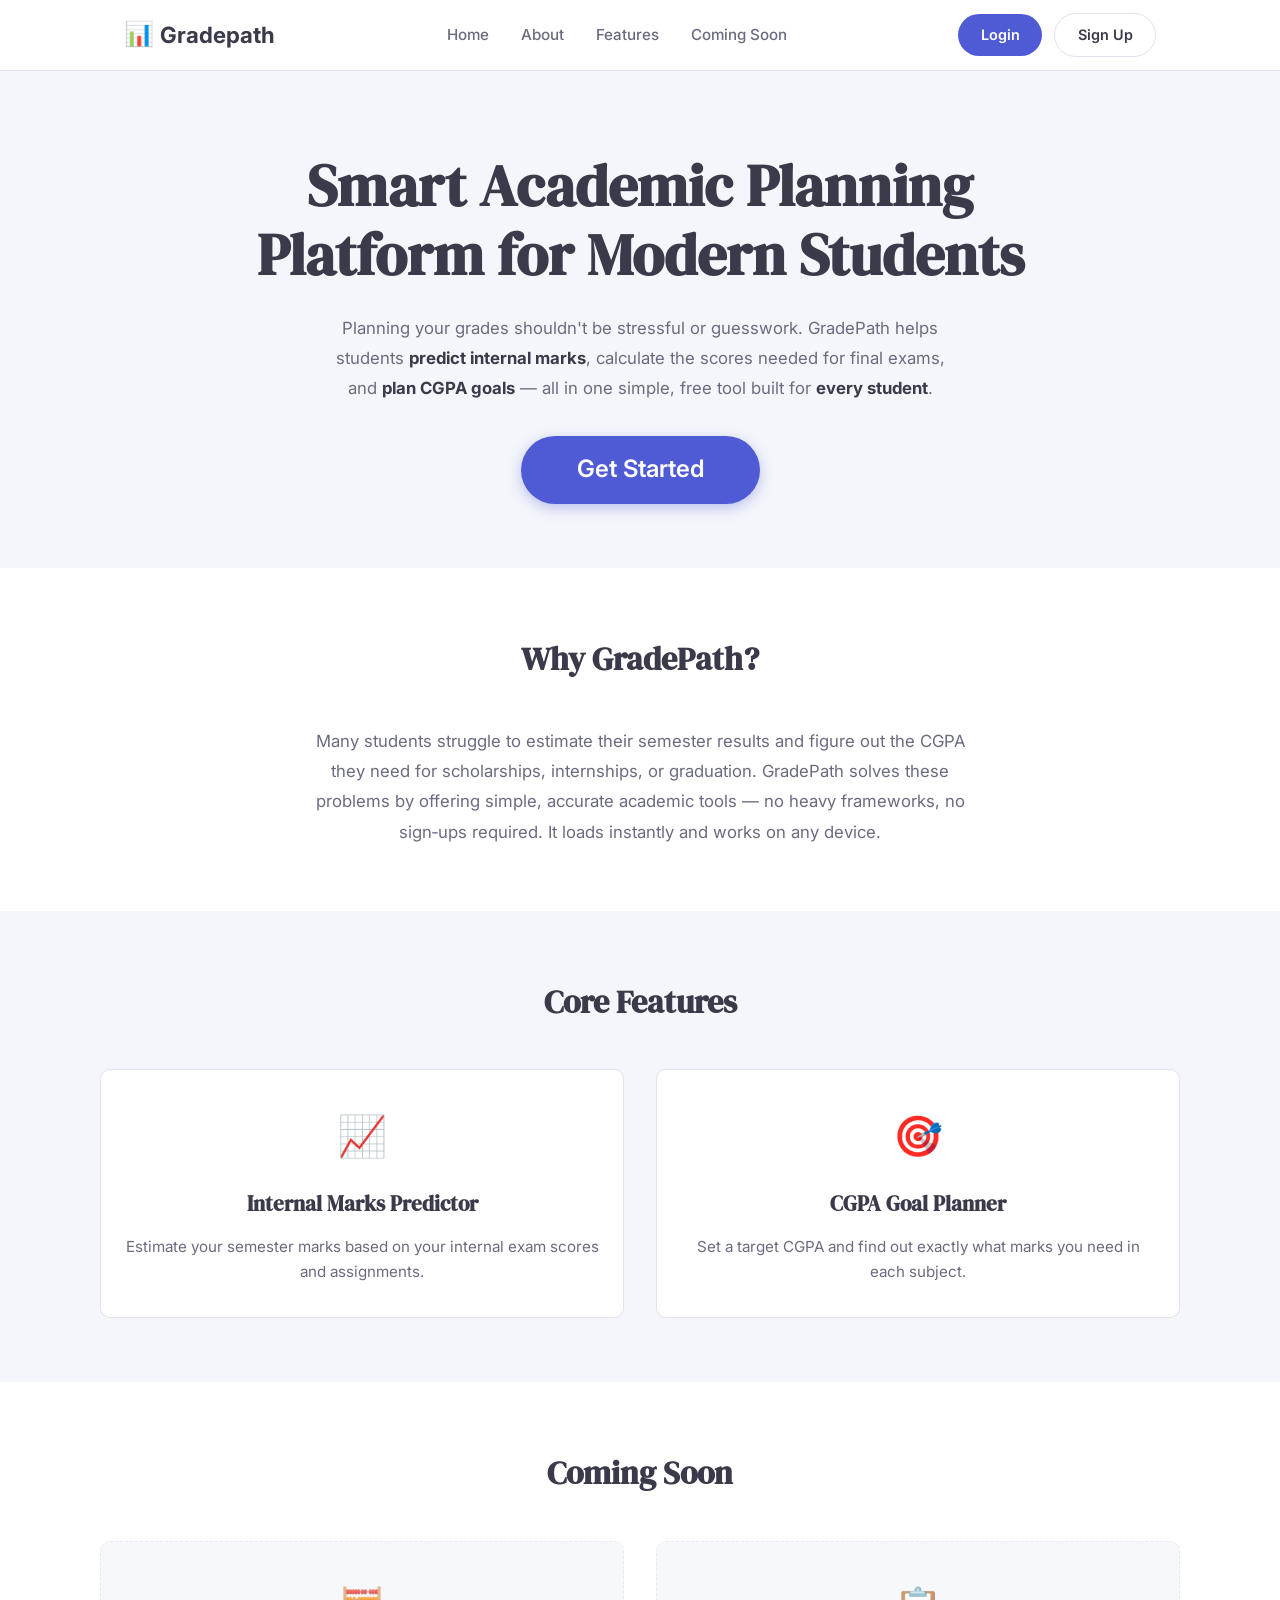
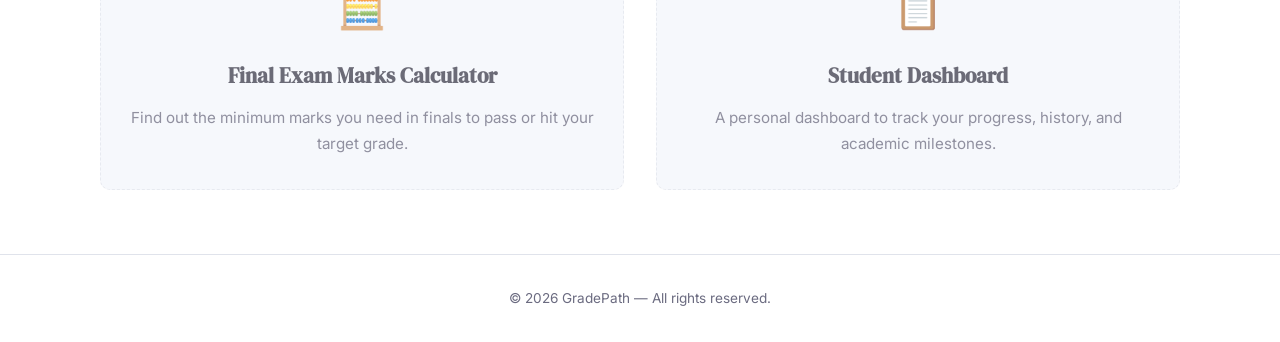
<file: index.html>
<!DOCTYPE html>
<html lang="en">

<head>
  <meta charset="UTF-8" />
  <meta http-equiv="X-UA-Compatible" content="IE=edge" />
  <meta name="viewport" content="width=device-width, initial-scale=1.0" />
  <title>GradePath – Academic Planning</title>

  <!-- Google Fonts – Inter for body, DM Serif Display for headings -->
  <link href="https://fonts.googleapis.com/css2?family=DM+Serif+Display&family=Inter:wght@400;500;600;700&display=swap"
    rel="stylesheet" />
  <link rel="stylesheet" href="style.css" />
</head>

<body>
  <!-- ==================== Navigation Bar ==================== -->
  <!-- Clean white navbar with logo left, links center, buttons right -->
  <nav class="navbar" id="navbar">
    <div class="nav-container">
      <!-- Logo -->
      <a href="#" class="logo">
        <span class="logo-icon">📊</span> Gradepath
      </a>

      <!-- Navigation Links -->
      <ul class="nav-menu" id="nav-menu">
        <li class="nav-item"><a href="#home" class="nav-link">Home</a></li>
        <li class="nav-item"><a href="#about" class="nav-link">About</a></li>
        <li class="nav-item"><a href="#features" class="nav-link">Features</a></li>
        <li class="nav-item"><a href="#coming-soon" class="nav-link">Coming Soon</a></li>
      </ul>

      <!-- Action Buttons -->
      <div class="nav-actions">
        <a href="login.html" class="btn btn-filled">Login</a>
        <a href="signup.html" class="btn btn-outline">Sign Up</a>
      </div>

      <!-- Hamburger for mobile -->
      <button class="hamburger" id="hamburger" aria-label="Toggle menu">
        <span></span>
        <span></span>
        <span></span>
      </button>
    </div>
  </nav>

  <!-- ==================== Hero / Home Section ==================== -->
  <!-- Large centered heading + description + single CTA button -->
  <section class="hero" id="home">
    <h1 class="hero-title">
      Smart Academic Planning<br />Platform for Modern Students
    </h1>
    <p class="hero-subtitle">
      Planning your grades shouldn't be stressful or guesswork. GradePath helps
      students <strong>predict internal marks</strong>, calculate the scores needed for
      final exams, and <strong>plan CGPA goals</strong> — all in one simple, free tool
      built for <strong>every student</strong>.
    </p>
    <a href="#features" class="btn btn-cta">Get Started </a>
  </section>

  <!-- ==================== About / Description ==================== -->
  <section class="about" id="about">
    <div class="about-container">
      <h2 class="section-title">Why GradePath?</h2>
      <p class="about-text">
        Many students struggle to estimate their semester results and figure out
        the CGPA they need for scholarships, internships, or graduation. GradePath
        solves these problems by offering simple, accurate academic tools — no
        heavy frameworks, no sign‑ups required. It loads instantly and works on
        any device.
      </p>
    </div>
  </section>

  <!-- ==================== Feature Cards ==================== -->
  <section class="features-section" id="features">
    <div class="features-container">
      <h2 class="section-title">Core Features</h2>
      <div class="features-grid">
        <article class="card">
          <div class="card-icon">📈</div>
          <h3>Internal Marks Predictor</h3>
          <p>Estimate your semester marks based on your internal exam scores and assignments.</p>
        </article>
        <article class="card">
          <div class="card-icon">🎯</div>
          <h3>CGPA Goal Planner</h3>
          <p>Set a target CGPA and find out exactly what marks you need in each subject.</p>
        </article>
      </div>
    </div>
  </section>

  <!-- ==================== Coming Soon ==================== -->
  <section class="coming-soon-section" id="coming-soon">
    <div class="coming-soon-container">
      <h2 class="section-title">Coming Soon</h2>
      <div class="coming-soon-grid">
        <div class="coming-soon-card">
          <div class="card-icon">🧮</div>
          <h3>Final Exam Marks Calculator</h3>
          <p>Find out the minimum marks you need in finals to pass or hit your target grade.</p>
        </div>
        <div class="coming-soon-card">
          <div class="card-icon">📋</div>
          <h3>Student Dashboard</h3>
          <p>A personal dashboard to track your progress, history, and academic milestones.</p>
        </div>
      </div>
    </div>
  </section>

  <!-- ==================== Footer ==================== -->
  <footer class="site-footer">
    <p>&copy; 2026 GradePath — All rights reserved.</p>
  </footer>

  <script src="script.js"></script>
</body>

</html>
</file>
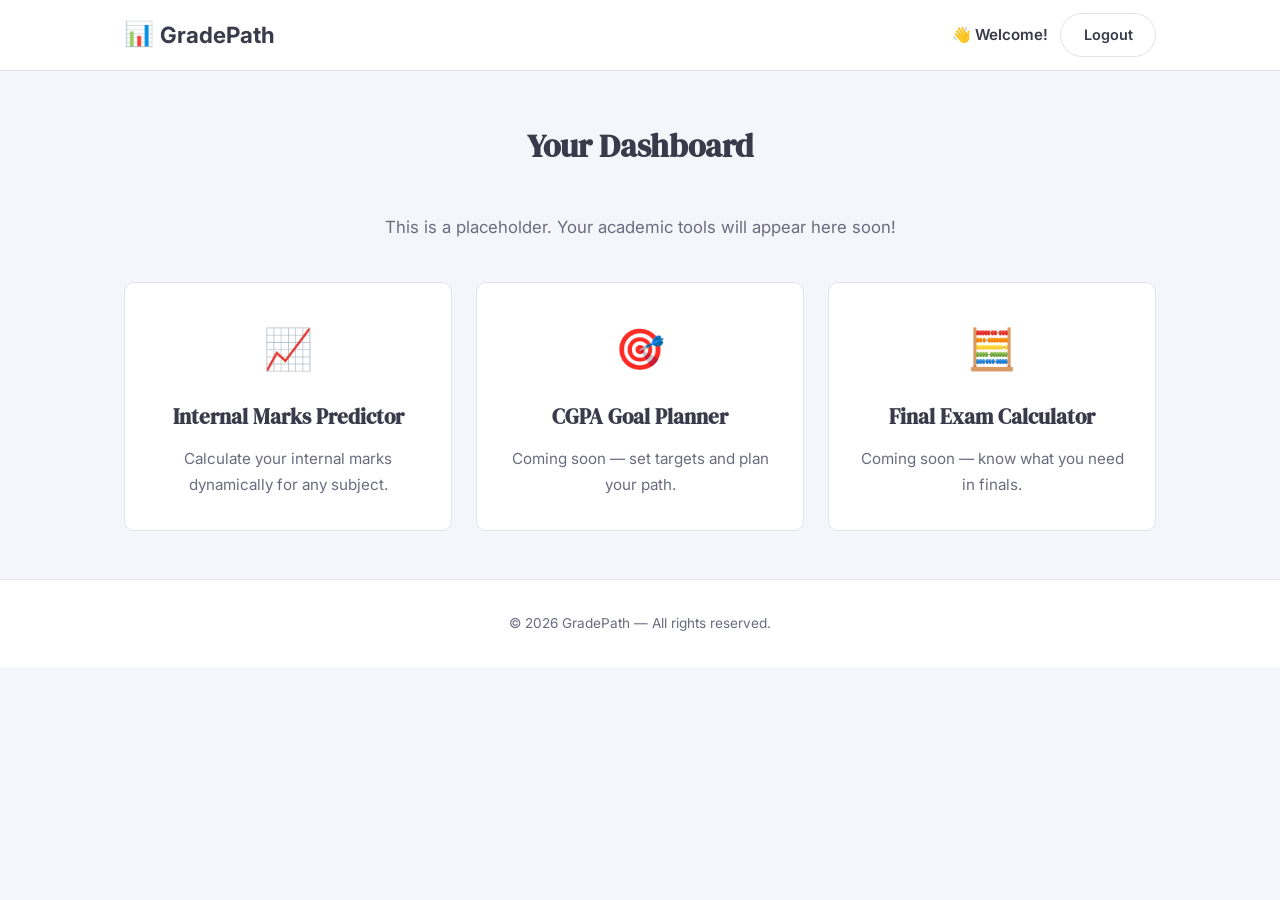
<file: dashboard.html>
<!DOCTYPE html>
<html lang="en">

<head>
  <meta charset="UTF-8" />
  <meta name="viewport" content="width=device-width, initial-scale=1.0" />
  <title>Dashboard – GradePath</title>

  <link href="https://fonts.googleapis.com/css2?family=DM+Serif+Display&family=Inter:wght@400;500;600;700&display=swap"
    rel="stylesheet" />
  <link rel="stylesheet" href="style.css" />
</head>

<body>
  <!-- ==================== Navigation Bar ==================== -->
  <nav class="navbar">
    <div class="nav-container">
      <a href="index.html" class="logo">
        <span class="logo-icon">📊</span> GradePath
      </a>
      <div class="nav-actions">
        <span class="dashboard-user" id="dashboard-user">👋 Welcome!</span>
        <a href="index.html" class="btn btn-outline" id="logout-btn">Logout</a>
      </div>
    </div>
  </nav>

  <!-- ==================== Dashboard Content ==================== -->
  <section class="dashboard-hero">
    <h1 class="section-title">Your Dashboard</h1>
    <p class="dashboard-subtitle">This is a placeholder. Your academic tools will appear here soon!</p>

    <div class="dashboard-grid">
      <a href="internal-marks.html" class="card" style="display: block; text-decoration: none; color: inherit; cursor: pointer;">
        <div class="card-icon">📈</div>
        <h3>Internal Marks Predictor</h3>
        <p>Calculate your internal marks dynamically for any subject.</p>
      </a>
      <div class="card">
        <div class="card-icon">🎯</div>
        <h3>CGPA Goal Planner</h3>
        <p>Coming soon — set targets and plan your path.</p>
      </div>
      <div class="card">
        <div class="card-icon">🧮</div>
        <h3>Final Exam Calculator</h3>
        <p>Coming soon — know what you need in finals.</p>
      </div>
    </div>
  </section>

  <footer class="site-footer">
    <p>&copy; 2026 GradePath — All rights reserved.</p>
  </footer>

  <script>
    // Show the logged-in user's name (stored by auth.js)
    var user = localStorage.getItem('gradepath_user');
    if (user) {
      document.getElementById('dashboard-user').textContent = '👋 Welcome, ' + user + '!';
    }

    // Logout – clear storage and go home
    document.getElementById('logout-btn').addEventListener('click', function () {
      localStorage.removeItem('gradepath_user');
    });
  </script>
</body>

</html>
</file>
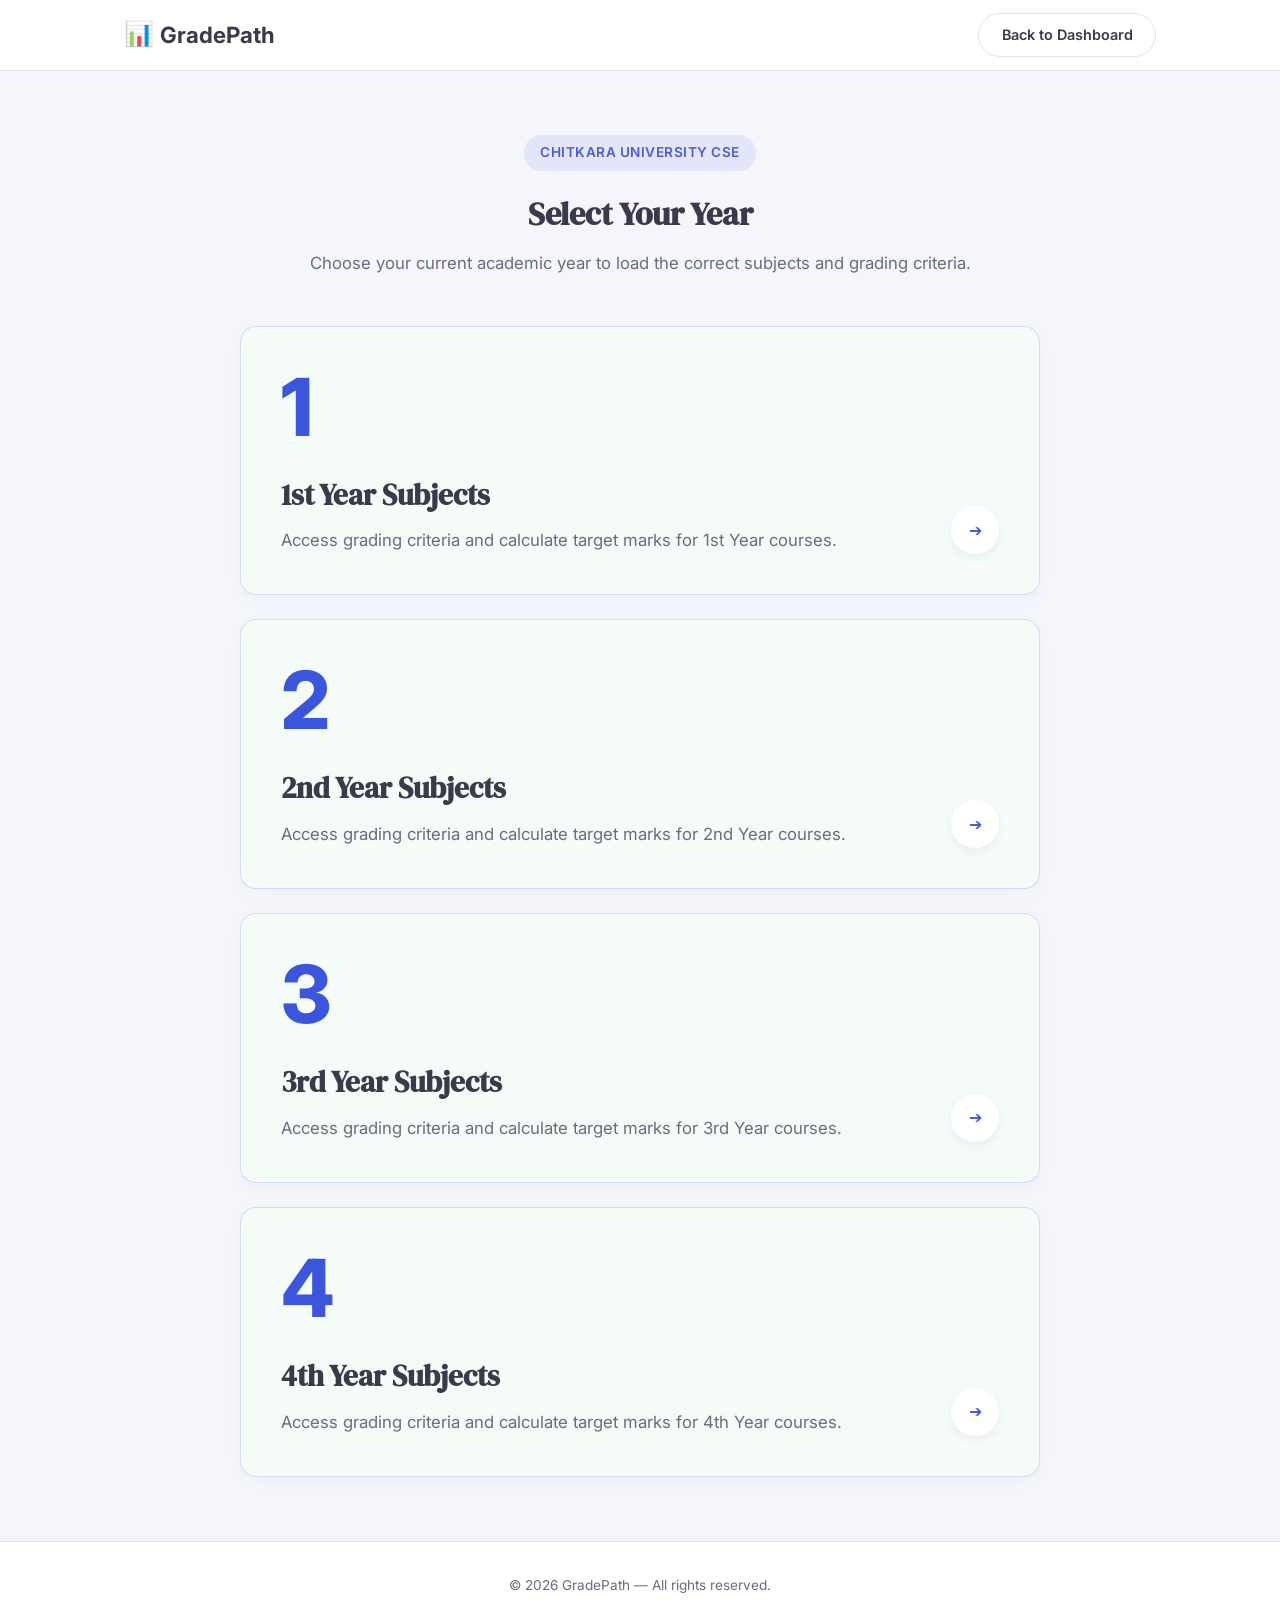
<file: internal-marks.html>
<!DOCTYPE html>
<html lang="en">

<head>
  <meta charset="UTF-8" />
  <meta name="viewport" content="width=device-width, initial-scale=1.0" />
  <title>Chitkara Grade Predictor – GradePath</title>

  <link href="https://fonts.googleapis.com/css2?family=DM+Serif+Display&family=Inter:wght@400;500;600;700&display=swap"
    rel="stylesheet" />
  <link rel="stylesheet" href="style.css" />
  <style>
    /* Predictor Specific Styles */
    .predictor-container {
      max-width: 900px;
      margin: 4rem auto;
      padding: 0 1.5rem;
      min-height: 60vh;
    }

    .predictor-header {
      text-align: center;
      margin-bottom: 3rem;
    }

    .predictor-badge {
      display: inline-block;
      background: rgba(79, 91, 213, 0.1);
      color: var(--color-primary);
      padding: 0.4rem 1rem;
      border-radius: 20px;
      font-size: 0.85rem;
      font-weight: 600;
      margin-bottom: 1rem;
      letter-spacing: 0.5px;
    }

    /* Views container */
    .view-section {
      display: none;
      animation: fadeIn 0.4s ease-in-out;
    }

    .view-section.active {
      display: block;
    }

    @keyframes fadeIn {
      from {
        opacity: 0;
        transform: translateY(15px);
      }

      to {
        opacity: 1;
        transform: translateY(0);
      }
    }

    /* Grid for Year Selection */
    .year-grid {
      display: flex;
      flex-direction: column;
      gap: 1.5rem;
      margin: 2rem auto 0;
      max-width: 800px;
    }

    .year-card {
      background: #f5fbf7;
      border: 1px solid rgba(23, 45, 243, 0.15);
      border-radius: 16px;
      padding: 2.5rem;
      text-align: left;
      cursor: pointer;
      box-shadow: 0 4px 15px rgba(0, 0, 0, 0.03);
      transition: all 0.3s cubic-bezier(0.25, 0.8, 0.25, 1);
      position: relative;
      overflow: hidden;
      display: flex;
      flex-direction: column;
    }

    /* Top border accents */
    .year-card::before {
      content: '';
      position: absolute;
      top: 0;
      left: 0;
      width: 100%;
      height: 6px;
      background: #0824b0;
      transition: transform 0.3s ease;
      transform: scaleX(0);
      transform-origin: left;
    }

    .year-card:hover {
      transform: translateY(-8px);
      box-shadow: 0 15px 35px rgba(34, 47, 162, 0.1);
      border-color: rgba(52, 73, 209, 0.3);
    }

    .year-card:hover::before {
      transform: scaleX(1);
    }

    .year-number {
      font-size: 5rem;
      font-weight: 800;
      line-height: 1;
      margin-bottom: 1.5rem;
      font-family: var(--font-body);
      color: #3b56dc;
    }

    .year-title {
      font-family: var(--font-heading);
      font-size: 1.8rem;
      color: var(--color-text);
      margin-bottom: 0.5rem;
    }

    .year-desc {
      font-size: 1.05rem;
      color: var(--color-text-light);
      max-width: 80%;
      line-height: 1.6;
    }

    .year-arrow {
      position: absolute;
      bottom: 2.5rem;
      right: 2.5rem;
      width: 48px;
      height: 48px;
      background: #ffffff;
      border-radius: 50%;
      display: flex;
      align-items: center;
      justify-content: center;
      box-shadow: 0 4px 10px rgba(0, 0, 0, 0.05);
      transition: all 0.3s ease;
      color: #3b56dc;
    }

    .year-card:hover .year-arrow {
      transform: translateX(5px);
      box-shadow: 0 6px 15px rgba(74, 77, 216, 0.2);
      background: #3b56dc;
      color: white;
    }

    /* Subject Selection view styles */
    .subject-grid {
      display: grid;
      grid-template-columns: repeat(auto-fit, minmax(280px, 1fr));
      gap: 1.5rem;
      margin-top: 2.5rem;
    }

    .subject-card {
      background: var(--color-white);
      border: 1px solid var(--color-border);
      border-radius: 16px;
      padding: 1.5rem;
      display: flex;
      align-items: center;
      gap: 1.25rem;
      cursor: pointer;
      box-shadow: 0 4px 10px rgba(0, 0, 0, 0.02);
      transition: all 0.3s ease;
      position: relative;
    }

    .subject-card:hover {
      transform: translateY(-4px);
      box-shadow: 0 10px 20px rgba(0, 0, 0, 0.06);
      border-color: rgba(59, 86, 220, 0.3);
    }

    .subject-initials-badge {
      width: 56px;
      height: 56px;
      background: rgba(59, 86, 220, 0.08);
      border-radius: 50%;
      display: flex;
      align-items: center;
      justify-content: center;
      color: #3b56dc;
      font-weight: 700;
      font-size: 1.1rem;
      flex-shrink: 0;
      letter-spacing: 0.5px;
      transition: all 0.3s ease;
      border: 1px solid rgba(59, 86, 220, 0.15);
    }

    .subject-card:hover .subject-initials-badge {
      background: #3b56dc;
      color: white;
      transform: scale(1.05);
      border-color: #3b56dc;
    }

    .subject-info {
      display: flex;
      flex-direction: column;
      flex-grow: 1;
    }

    .subject-name {
      font-weight: 600;
      color: var(--color-text);
      font-size: 1.05rem;
      margin-bottom: 0.25rem;
      line-height: 1.4;
      text-align: left;
    }

    .subject-action {
      font-size: 0.85rem;
      color: var(--color-text-light);
      display: flex;
      align-items: center;
      gap: 0.25rem;
      text-align: left;
    }

    .subject-card:hover .subject-action {
      color: #3b56dc;
    }

    .subject-card-star {
      position: absolute;
      top: 1rem;
      right: 1rem;
      color: #e0e0e0;
      font-size: 0.9rem;
    }

    .subject-card:hover .subject-card-star {
      color: #ffd700;
    }

    /* Predictor styling grid */
    .predictor-form-grid {
      display: grid;
      grid-template-columns: 1.2fr 1fr;
      gap: 3rem;
      align-items: start;
    }

    @media (max-width: 768px) {
      .predictor-form-grid {
        grid-template-columns: 1fr;
        gap: 2rem;
      }
    }

    /* Dynamic ST Row styles */
    .st-row {
      display: flex;
      align-items: center;
      gap: 0.75rem;
      margin-bottom: 0.75rem;
      animation: fadeInRow 0.25s ease;
    }

    @keyframes fadeInRow {
      from { opacity: 0; transform: translateY(-5px); }
      to { opacity: 1; transform: translateY(0); }
    }

    .st-row-input {
      flex: 1;
      border: 1px solid var(--color-border);
      border-radius: 8px;
      padding: 0.8rem;
      font-size: 1rem;
    }

    .st-row-label {
      font-weight: 600;
      color: var(--color-text);
      min-width: 50px;
      font-size: 0.95rem;
    }

    .btn-remove-st {
      background: none;
      border: none;
      color: #e91e63;
      cursor: pointer;
      font-size: 1.3rem;
      padding: 0.2rem 0.5rem;
      display: flex;
      align-items: center;
      justify-content: center;
      transition: all 0.2s ease;
      border-radius: 6px;
    }

    .btn-remove-st:hover {
      background: rgba(233, 30, 99, 0.08);
      color: #c2185b;
    }

    /* Extra component (CE/FA) input rows */
    .extra-component-group {
      background: #f8f9fc;
      border: 1px solid var(--color-border);
      border-radius: 12px;
      padding: 1.25rem;
      margin-bottom: 1rem;
      display: flex;
      align-items: center;
      gap: 1rem;
      animation: fadeInRow 0.25s ease;
    }

    .extra-component-group label {
      font-weight: 500;
      color: var(--color-text);
      font-size: 0.95rem;
      flex: 1.5;
      line-height: 1.4;
    }

    .extra-component-group .extra-input-pair {
      display: flex;
      align-items: center;
      gap: 0.5rem;
      flex: 1;
    }

    .extra-component-group input {
      width: 70px;
      border: 1px solid var(--color-border);
      border-radius: 8px;
      padding: 0.6rem;
      font-size: 0.95rem;
      text-align: center;
    }

    .extra-weight-tag {
      background: rgba(59, 86, 220, 0.08);
      color: #3b56dc;
      font-size: 0.75rem;
      font-weight: 600;
      padding: 0.2rem 0.5rem;
      border-radius: 6px;
      white-space: nowrap;
    }
  </style>
</head>

<body>
  <nav class="navbar">
    <div class="nav-container">
      <a href="index.html" class="logo">
        <span class="logo-icon">📊</span> GradePath
      </a>
      <div class="nav-actions">
        <a href="dashboard.html" class="btn btn-outline">Back to Dashboard</a>
      </div>
    </div>
  </nav>

  <main class="predictor-container">

    <!-- View 1: Year Selection -->
    <section id="view-year" class="view-section active">
      <div class="predictor-header">
        <div class="predictor-badge">CHITKARA UNIVERSITY CSE</div>
        <h1 class="section-title" style="margin-bottom: 0.5rem;">Select Your Year</h1>
        <p class="dashboard-subtitle">Choose your current academic year to load the correct subjects and grading
          criteria.</p>
      </div>

      <div class="year-grid">
        <!-- 1st Year -->
        <div class="year-card" onclick="selectYear(1)">
          <div class="year-number">1</div>
          <h2 class="year-title">1st Year Subjects</h2>
          <p class="year-desc">Access grading criteria and calculate target marks for 1st Year courses.</p>
          <div class="year-arrow">➔</div>
        </div>

        <!-- 2nd Year -->
        <div class="year-card" onclick="selectYear(2)">
          <div class="year-number">2</div>
          <h2 class="year-title">2nd Year Subjects</h2>
          <p class="year-desc">Access grading criteria and calculate target marks for 2nd Year courses.</p>
          <div class="year-arrow">➔</div>
        </div>

        <!-- 3rd Year -->
        <div class="year-card" onclick="selectYear(3)">
          <div class="year-number">3</div>
          <h2 class="year-title">3rd Year Subjects</h2>
          <p class="year-desc">Access grading criteria and calculate target marks for 3rd Year courses.</p>
          <div class="year-arrow">➔</div>
        </div>

        <!-- 4th Year -->
        <div class="year-card" onclick="selectYear(4)">
          <div class="year-number">4</div>
          <h2 class="year-title">4th Year Subjects</h2>
          <p class="year-desc">Access grading criteria and calculate target marks for 4th Year courses.</p>
          <div class="year-arrow">➔</div>
        </div>
      </div>
    </section>

    <!-- View 2: Subject Selection -->
    <section id="view-subject" class="view-section">
      <div class="predictor-header">
        <h1 class="section-title" style="margin-bottom: 0.5rem;">Select Your Subject</h1>
        <p class="dashboard-subtitle">Choose the subject you want to predict your grades for.</p>
        <button onclick="goBack('view-year')" class="btn btn-outline" style="margin-top: 1.5rem;">← Back to Years</button>
      </div>
      <div id="subject-grid-container" class="subject-grid">
        <!-- Dynamic Content -->
      </div>
    </section>

    <!-- View 3: Marks Entry & Target Predictor -->
    <section id="view-predictor" class="view-section">
      <div class="predictor-header">
        <h1 class="section-title" id="pred-subject-name" style="margin-bottom: 0.5rem;">Subject Name</h1>
        <p class="dashboard-subtitle">Enter your internal marks and choose your target grade to see the required End Term marks.</p>
        <button onclick="goBack('view-subject')" class="btn btn-outline" style="margin-top: 1.5rem;">← Back to Subjects</button>
      </div>

      <div class="predictor-card" style="margin-top: 2rem;">
        <div class="predictor-form-grid">
          
          <!-- Left: Input Form -->
          <div class="form-inputs-container">
            <h3 style="margin-bottom: 1.5rem; font-family: var(--font-heading); color: var(--color-text);">Enter Obtained Marks</h3>
            
            <!-- Extra Components (CE/FA) — dynamically populated per subject -->
            <div id="extras-container"></div>

            <!-- ST List Section (dynamic) -->
            <div class="form-group" style="margin-bottom: 1.5rem;">
              <label style="display: block; margin-bottom: 0.5rem; font-weight: 500; color: var(--color-text);">
                Sessional Tests (STs) — Overall Weightage: <span id="st-weight-badge" style="font-weight: 600; color: #3b56dc;">40%</span>
              </label>
              <div id="st-list-container">
                <!-- Sessional rows will be added here -->
              </div>
              <button type="button" onclick="addSTRow()" class="btn btn-outline" style="padding: 0.5rem 1rem; font-size: 0.85rem; margin-top: 0.5rem; border-color: rgba(59, 86, 220, 0.3); color: #3b56dc;">
                + Add Sessional Test (ST)
              </button>
            </div>

            <!-- End Term paper settings -->
            <div class="form-group" style="margin-bottom: 1.5rem;">
              <label style="display: block; margin-bottom: 0.5rem; font-weight: 500; color: var(--color-text);">
                End Term Exam Max Marks (Paper Max)
              </label>
              <input type="number" id="input-et-paper-max" placeholder="100" min="1" class="form-input" style="width: 100%; border: 1px solid var(--color-border); border-radius: 8px; padding: 0.8rem; font-size: 1rem;" />
              <small style="color: var(--color-text-light); font-size: 0.8rem; margin-top: 0.25rem; display: block;">
                Enter the total marks of the actual End Term exam paper (e.g. 100, 50, or 60).
              </small>
            </div>

            <!-- Target Grade Select -->
            <div class="form-group" style="margin-bottom: 1.5rem;">
              <label style="display: block; margin-bottom: 0.5rem; font-weight: 500; color: var(--color-text);">Target Grade</label>
              <select id="select-target" class="form-input" style="width: 100%; border: 1px solid var(--color-border); border-radius: 8px; padding: 0.8rem; font-size: 1rem; background: white; cursor: pointer;">
                <option value="O">O (Outstanding: 80% - 100%)</option>
                <option value="A+">A+ (Excellent: 70% - 79%)</option>
                <option value="A" selected>A (Very Good: 60% - 69%)</option>
                <option value="B+">B+ (Good: 55% - 59%)</option>
                <option value="B">B (Above Average: 50% - 54%)</option>
                <option value="C">C (Average: 45% - 49%)</option>
                <option value="P">P (Pass: 40% - 44%)</option>
              </select>
            </div>
          </div>

          <!-- Right: Calculator Result -->
          <div class="result-card" style="margin-top: 0; min-height: 250px; display: flex; flex-direction: column; justify-content: center; background: linear-gradient(135deg, #3b56dc 0%, #6f86f7 100%); box-shadow: 0 10px 25px rgba(59, 86, 220, 0.25); border-radius: 16px; padding: 2rem; color: white; text-align: center;">
            <div class="result-title" style="font-size: 1.2rem; opacity: 0.9;">Required in End Term Exam</div>
            <div class="result-score" id="req-et-score" style="font-size: 3.5rem; font-weight: 800; margin: 1rem 0;">-- / 50</div>
            <div class="result-percentage" id="calc-status" style="font-size: 1rem; font-weight: 500; line-height: 1.5; background: none; padding: 0; border-radius: 0; display: block;">Enter marks to calculate.</div>
          </div>

        </div>
      </div>
    </section>

  </main>

  <footer class="site-footer">
    <p>&copy; 2026 GradePath — All rights reserved.</p>
  </footer>

  <script src="courseData.js"></script>
  <script src="predictor.js"></script>
</body>

</html>
</file>
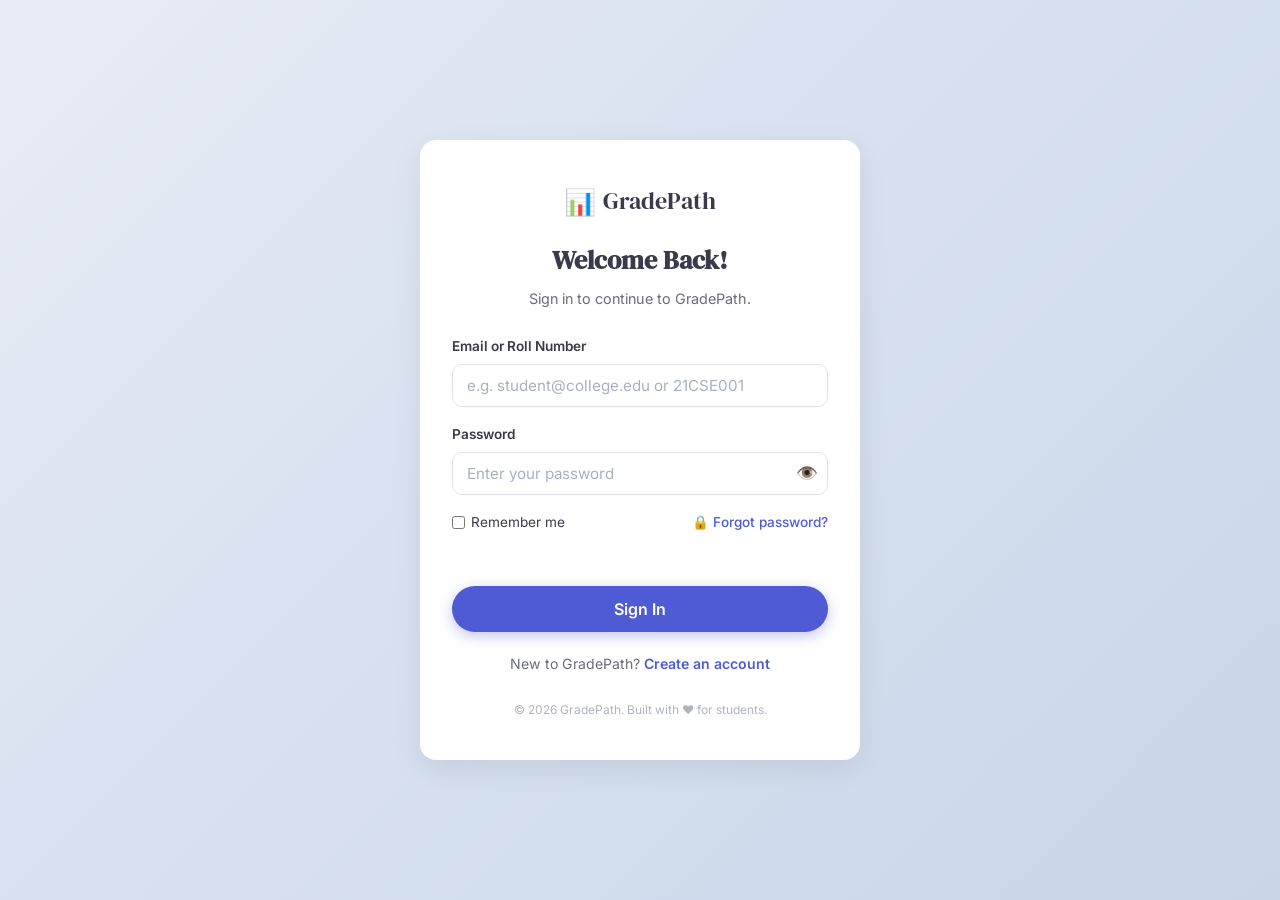
<file: login.html>
<!DOCTYPE html>
<html lang="en">

<head>
  <meta charset="UTF-8" />
  <meta name="viewport" content="width=device-width, initial-scale=1.0" />
  <title>Login – GradePath</title>

  <!-- Google Fonts -->
  <link href="https://fonts.googleapis.com/css2?family=DM+Serif+Display&family=Inter:wght@400;500;600;700&display=swap"
    rel="stylesheet" />
  <!-- Shared styles + auth form styles -->
  <link rel="stylesheet" href="style.css" />
</head>

<body class="auth-page">

  <!-- ==================== Login Card ==================== -->
  <div class="auth-wrapper">
    <div class="auth-card">

      <!-- Logo / Brand -->
      <div class="auth-logo">
        <span class="logo-icon">📊</span>
        <span class="logo-text">GradePath</span>
      </div>

      <!-- Heading -->
      <h1 class="auth-title">Welcome Back!</h1>
      <p class="auth-subtitle">Sign in to continue to GradePath.</p>

      <!-- Login Form -->
      <form id="login-form" class="auth-form" novalidate>

        <!-- Email or Roll Number -->
        <div class="form-group">
          <label for="login-email">Email or Roll Number</label>
          <input type="text" id="login-email" placeholder="e.g. student@college.edu or 21CSE001" required />
          <span class="error-msg" id="login-email-error"></span>
        </div>

        <!-- Password with show/hide toggle -->
        <div class="form-group">
          <label for="login-password">Password</label>
          <div class="password-wrapper">
            <input type="password" id="login-password" placeholder="Enter your password" required />
            <button type="button" class="toggle-password" aria-label="Show password">👁️</button>
          </div>
          <span class="error-msg" id="login-password-error"></span>
        </div>

        <!-- Remember me -->
        <div class="form-row">
          <label class="checkbox-label">
            <input type="checkbox" id="remember-me" />
            <span>Remember me</span>
          </label>
          <a href="#" class="forgot-link">🔒 Forgot password?</a>
        </div>

        <!-- Submit Button -->
        <button type="submit" class="btn btn-cta btn-full">Sign In</button>
      </form>

      <!-- Link to Sign Up -->
      <p class="auth-switch">
        New to GradePath? <a href="signup.html">Create an account</a>
      </p>

      <!-- Footer -->
      <p class="auth-footer">&copy; 2026 GradePath. Built with ❤️ for students.</p>
    </div>
  </div>

  <script src="auth.js"></script>
</body>

</html>
</file>
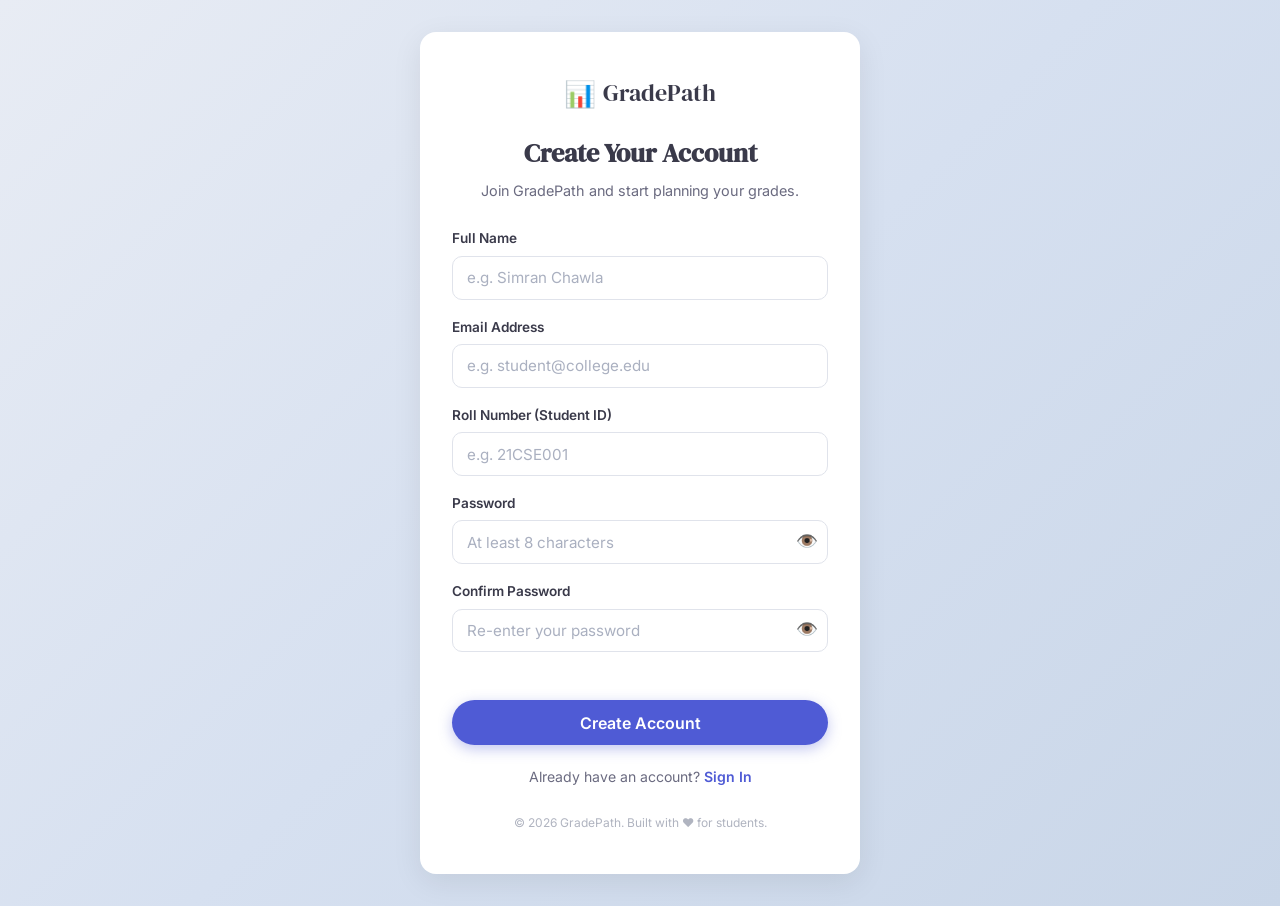
<file: signup.html>
<!DOCTYPE html>
<html lang="en">

<head>
  <meta charset="UTF-8" />
  <meta name="viewport" content="width=device-width, initial-scale=1.0" />
  <title>Sign Up – GradePath</title>

  <!-- Google Fonts -->
  <link href="https://fonts.googleapis.com/css2?family=DM+Serif+Display&family=Inter:wght@400;500;600;700&display=swap"
    rel="stylesheet" />
  <!-- Shared styles + auth form styles -->
  <link rel="stylesheet" href="style.css" />
</head>

<body class="auth-page">

  <!-- ==================== Sign Up Card ==================== -->
  <div class="auth-wrapper">
    <div class="auth-card">

      <!-- Logo / Brand -->
      <div class="auth-logo">
        <span class="logo-icon">📊</span>
        <span class="logo-text">GradePath</span>
      </div>

      <!-- Heading -->
      <h1 class="auth-title">Create Your Account</h1>
      <p class="auth-subtitle">Join GradePath and start planning your grades.</p>

      <!-- Sign Up Form -->
      <form id="signup-form" class="auth-form" novalidate>

        <!-- Full Name -->
        <div class="form-group">
          <label for="signup-name">Full Name</label>
          <input type="text" id="signup-name" placeholder="e.g. Simran Chawla" required />
          <span class="error-msg" id="signup-name-error"></span>
        </div>

        <!-- Email Address -->
        <div class="form-group">
          <label for="signup-email">Email Address</label>
          <input type="email" id="signup-email" placeholder="e.g. student@college.edu" required />
          <span class="error-msg" id="signup-email-error"></span>
        </div>

        <!-- Roll Number -->
        <div class="form-group">
          <label for="signup-roll">Roll Number (Student ID)</label>
          <input type="text" id="signup-roll" placeholder="e.g. 21CSE001" required />
          <span class="error-msg" id="signup-roll-error"></span>
        </div>

        <!-- Password with show/hide toggle -->
        <div class="form-group">
          <label for="signup-password">Password</label>
          <div class="password-wrapper">
            <input type="password" id="signup-password" placeholder="At least 8 characters" required minlength="8" />
            <button type="button" class="toggle-password" aria-label="Show password">👁️</button>
          </div>
          <span class="error-msg" id="signup-password-error"></span>
        </div>

        <!-- Confirm Password -->
        <div class="form-group">
          <label for="signup-confirm">Confirm Password</label>
          <div class="password-wrapper">
            <input type="password" id="signup-confirm" placeholder="Re-enter your password" required />
            <button type="button" class="toggle-password" aria-label="Show password">👁️</button>
          </div>
          <span class="error-msg" id="signup-confirm-error"></span>
        </div>

        <!-- Submit Button -->
        <button type="submit" class="btn btn-cta btn-full">Create Account</button>
      </form>

      <!-- Link to Login -->
      <p class="auth-switch">
        Already have an account? <a href="login.html">Sign In</a>
      </p>

      <!-- Footer -->
      <p class="auth-footer">&copy; 2026 GradePath. Built with ❤️ for students.</p>
    </div>
  </div>

  <script src="auth.js"></script>
</body>

</html>
</file>
<file: style.css>
/* ---------------------------------------------------------------
   GradePath – Clean, Light, Professional Theme
   Inspired by SpaceBasic-style layout: white navbar, centered hero,
   minimal cards, and lots of whitespace.
   Pure vanilla CSS – no frameworks.
 --------------------------------------------------------------- */

/* ---------------------------------------------------------------
   Google Fonts
 --------------------------------------------------------------- */
@import url('https://fonts.googleapis.com/css2?family=DM+Serif+Display&family=Inter:wght@400;500;600;700&display=swap');

/* ---------------------------------------------------------------
   CSS Variables – Easy theming
 --------------------------------------------------------------- */
:root {
  /* Fonts */
  --font-body: 'Inter', sans-serif;
  --font-heading: 'DM Serif Display', serif;

  /* Colors */
  --color-bg: #f4f6fb;
  /* Light blue-gray page background */
  --color-white: #ffffff;
  --color-text: #3a3a4a;
  /* Dark gray body text */
  --color-text-light: #6b6b80;
  /* Lighter secondary text */
  --color-primary: #4f5bd5;
  /* Blue-purple accent */
  --color-primary-hover: #3a45b0;
  --color-border: #e0e3eb;
  /* Subtle borders */

  /* Spacing & Radius */
  --radius: 10px;
  --radius-lg: 50px;
  /* Pill-shaped buttons */
  --max-width: 1080px;
}

/* ---------------------------------------------------------------
   Reset & Base
 --------------------------------------------------------------- */
*,
*::before,
*::after {
  margin: 0;
  padding: 0;
  box-sizing: border-box;
}

html {
  scroll-behavior: smooth;
  /* Smooth scrolling when clicking nav links */
}

body {
  font-family: var(--font-body);
  background: var(--color-bg);
  color: var(--color-text);
  line-height: 1.7;
  min-height: 100vh;
}

a {
  text-decoration: none;
  color: inherit;
}

ul {
  list-style: none;
}

img {
  max-width: 100%;
  display: block;
}

/* ---------------------------------------------------------------
   Navigation Bar – Clean white bar
 --------------------------------------------------------------- */
.navbar {
  background: var(--color-white);
  border-bottom: 1px solid var(--color-border);
  position: sticky;
  top: 0;
  z-index: 1000;
}

.nav-container {
  display: flex;
  justify-content: space-between;
  align-items: center;
  max-width: var(--max-width);
  margin: 0 auto;
  padding: 0.8rem 1.5rem;
}

/* Logo */
.logo {
  display: flex;
  align-items: center;
  gap: 0.4rem;
  font-size: 1.4rem;
  font-weight: 700;
  color: var(--color-text);
}

.logo-icon {
  font-size: 1.5rem;
}

/* Nav links – horizontal on desktop */
.nav-menu {
  display: flex;
  gap: 2rem;
}

.nav-link {
  font-size: 0.95rem;
  font-weight: 500;
  color: var(--color-text-light);
  transition: color 0.2s;
  padding: 0.25rem 0;
}

.nav-link:hover {
  color: var(--color-primary);
}

/* Nav action buttons */
.nav-actions {
  display: flex;
  gap: 0.75rem;
  align-items: center;
}

/* ---------------------------------------------------------------
   Buttons
 --------------------------------------------------------------- */
.btn {
  display: inline-block;
  padding: 0.55rem 1.4rem;
  border-radius: var(--radius-lg);
  font-family: var(--font-body);
  font-size: 0.9rem;
  font-weight: 600;
  cursor: pointer;
  transition: background 0.2s, color 0.2s, box-shadow 0.2s;
  border: none;
}

/* Filled button – dark blue/purple */
.btn-filled {
  background: var(--color-primary);
  color: var(--color-white);
}

.btn-filled:hover,
.btn-filled:focus {
  background: var(--color-primary-hover);
}

/* Outline button */
.btn-outline {
  background: transparent;
  border: 1.5px solid var(--color-border);
  color: var(--color-text);
}

.btn-outline:hover,
.btn-outline:focus {
  border-color: var(--color-primary);
  color: var(--color-primary);
}

/* Big CTA button in hero */
.btn-cta {
  background: var(--color-primary);
  color: var(--color-white);
  padding: 0.85rem 3.5rem;
  font-size: 1.5rem;

  margin-top: 2rem;
  box-shadow: 0 4px 14px rgba(79, 91, 213, 0.35);
}

.btn-cta:hover,
.btn-cta:focus {
  background: var(--color-primary-hover);
  box-shadow: 0 6px 20px rgba(79, 91, 213, 0.45);
}

/* Hamburger – hidden on desktop */
.hamburger {
  display: none;
  flex-direction: column;
  background: none;
  border: none;
  cursor: pointer;
  gap: 5px;
  padding: 4px;
}

.hamburger span {
  width: 24px;
  height: 2.5px;
  background: var(--color-text);
  border-radius: 2px;
  transition: all 0.3s ease;
}

/* ---------------------------------------------------------------
   Hero Section – Large centered text
 --------------------------------------------------------------- */
.hero {
  text-align: center;
  padding: 5rem 1.5rem 4rem;
  max-width: 820px;
  margin: 0 auto;
}

.hero-title {
  font-family: var(--font-heading);
  font-size: clamp(2.2rem, 5.5vw, 3.6rem);
  line-height: 1.2;
  color: var(--color-text);
  margin-bottom: 1.5rem;
}

.hero-subtitle {
  font-size: 1.05rem;
  color: var(--color-text-light);
  max-width: 640px;
  margin: 0 auto;
  line-height: 1.8;
}

.hero-subtitle strong {
  color: var(--color-text);
}

/* ---------------------------------------------------------------
   Section Titles (reusable)
 --------------------------------------------------------------- */
.section-title {
  font-family: var(--font-heading);
  font-size: 2rem;
  text-align: center;
  margin-bottom: 2.5rem;
  color: var(--color-text);
}

/* ---------------------------------------------------------------
   About Section
 --------------------------------------------------------------- */
.about {
  background: var(--color-white);
  padding: 4rem 1.5rem;
}

.about-container {
  max-width: var(--max-width);
  margin: 0 auto;
  text-align: center;
}

.about-text {
  max-width: 680px;
  margin: 0 auto;
  font-size: 1.05rem;
  color: var(--color-text-light);
  line-height: 1.8;
}

/* ---------------------------------------------------------------
   Features Section
 --------------------------------------------------------------- */
.features-section {
  padding: 4rem 1.5rem;
}

.features-container {
  max-width: var(--max-width);
  margin: 0 auto;
}

.features-grid {
  display: grid;
  grid-template-columns: repeat(auto-fit, minmax(280px, 1fr));
  gap: 2rem;
}

/* Feature Card */
.card {
  background: var(--color-white);
  border: 1px solid var(--color-border);
  border-radius: var(--radius);
  padding: 2rem 1.5rem;
  text-align: center;
  transition: transform 0.25s, box-shadow 0.25s;
}

.card:hover {
  transform: translateY(-6px);
  box-shadow: 0 12px 30px rgba(0, 0, 0, 0.08);
}

.card-icon {
  font-size: 2.5rem;
  margin-bottom: 1rem;
}

.card h3 {
  font-family: var(--font-heading);
  font-size: 1.3rem;
  margin-bottom: 0.75rem;
  color: var(--color-text);
}

.card p {
  font-size: 0.95rem;
  color: var(--color-text-light);
}

/* ---------------------------------------------------------------
   Coming Soon Section
 --------------------------------------------------------------- */
.coming-soon-section {
  background: var(--color-white);
  padding: 4rem 1.5rem;
}

.coming-soon-container {
  max-width: var(--max-width);
  margin: 0 auto;
}

.coming-soon-grid {
  display: grid;
  grid-template-columns: repeat(auto-fit, minmax(280px, 1fr));
  gap: 2rem;
}

.coming-soon-card {
  background: var(--color-bg);
  border: 1px dashed var(--color-border);
  border-radius: var(--radius);
  padding: 2rem 1.5rem;
  text-align: center;
  opacity: 0.75;
  transition: opacity 0.25s;
}

.coming-soon-card:hover {
  opacity: 1;
}

.coming-soon-card h3 {
  font-family: var(--font-heading);
  font-size: 1.3rem;
  margin-bottom: 0.75rem;
  color: var(--color-text);
}

.coming-soon-card p {
  font-size: 0.95rem;
  color: var(--color-text-light);
}

/* ---------------------------------------------------------------
   Footer
 --------------------------------------------------------------- */
.site-footer {
  text-align: center;
  padding: 2rem 1rem;
  font-size: 0.85rem;
  color: var(--color-text-light);
  border-top: 1px solid var(--color-border);
  background: var(--color-white);
}

/* ---------------------------------------------------------------
   Responsive – Mobile (≤ 768px)
 --------------------------------------------------------------- */
@media (max-width: 768px) {

  /* Show hamburger, hide desktop links & actions */
  .hamburger {
    display: flex;
  }

  .nav-menu {
    position: absolute;
    top: 100%;
    left: 0;
    right: 0;
    background: var(--color-white);
    flex-direction: column;
    padding: 1rem 1.5rem;
    gap: 0;
    display: none;
    border-bottom: 1px solid var(--color-border);
  }

  .nav-menu.active {
    display: flex;
  }

  .nav-menu .nav-item {
    padding: 0.75rem 0;
    border-bottom: 1px solid var(--color-border);
  }

  .nav-menu .nav-item:last-child {
    border-bottom: none;
  }

  .nav-actions {
    display: flex;
    flex-direction: row;
    gap: 0.75rem;
    margin-left: 15rem;
    margin-top: 0.5rem;
    margin-bottom: 0.5rem;
  }


  /* Hero adjustments */
  .hero {
    padding: 3rem 1rem 2.5rem;
  }

  .hero-title {
    font-size: 2rem;
  }
}

/* ===============================================================
   AUTH PAGES – Login & Sign Up (card-centered layout)
   =============================================================== */

/* Full-page wrapper – centers the card vertically & horizontally */
.auth-page {
  background: linear-gradient(135deg, #e8ecf4 0%, #d6e0f0 50%, #c9d6e8 100%);
  min-height: 100vh;
  display: flex;
  align-items: center;
  justify-content: center;
}

.auth-wrapper {
  width: 100%;
  padding: 2rem 1rem;
  display: flex;
  justify-content: center;
}

/* The white card */
.auth-card {
  background: var(--color-white);
  border-radius: 16px;
  padding: 2.5rem 2rem;
  width: 100%;
  max-width: 440px;
  box-shadow: 0 8px 30px rgba(0, 0, 0, 0.08);
  text-align: center;
}

/* Logo inside card */
.auth-logo {
  display: flex;
  align-items: center;
  justify-content: center;
  gap: 0.4rem;
  margin-bottom: 1rem;
}

.auth-logo .logo-icon {
  font-size: 1.6rem;
}

.auth-logo .logo-text {
  font-family: var(--font-heading);
  font-size: 1.5rem;
  color: var(--color-text);
}

/* Headings */
.auth-title {
  font-family: var(--font-heading);
  font-size: 1.6rem;
  color: var(--color-text);
  margin-bottom: 0.25rem;
}

.auth-subtitle {
  font-size: 0.9rem;
  color: var(--color-text-light);
  margin-bottom: 1.5rem;
}

/* ---------------------------------------------------------------
   Form Styles
 --------------------------------------------------------------- */
.auth-form {
  text-align: left;
}

.form-group {
  margin-bottom: 1rem;
}

.form-group label {
  display: block;
  font-size: 0.85rem;
  font-weight: 600;
  color: var(--color-text);
  margin-bottom: 0.35rem;
}

.form-group input {
  width: 100%;
  padding: 0.7rem 0.9rem;
  font-family: var(--font-body);
  font-size: 0.95rem;
  border: 1.5px solid var(--color-border);
  border-radius: var(--radius);
  outline: none;
  transition: border-color 0.2s;
  color: var(--color-text);
  background: var(--color-white);
}

.form-group input::placeholder {
  color: #aab0c0;
}

.form-group input:focus {
  border-color: var(--color-primary);
}

/* Password field wrapper (input + toggle button side by side) */
.password-wrapper {
  position: relative;
}

.password-wrapper input {
  padding-right: 2.8rem;
  /* make room for the toggle icon */
}

.toggle-password {
  position: absolute;
  right: 0.6rem;
  top: 50%;
  transform: translateY(-50%);
  background: none;
  border: none;
  cursor: pointer;
  font-size: 1.1rem;
  line-height: 1;
}

/* Error messages */
.error-msg {
  display: none;
  font-size: 0.8rem;
  color: #e04545;
  margin-top: 0.3rem;
}

/* Row for "Remember me" + "Forgot password" */
.form-row {
  display: flex;
  justify-content: space-between;
  align-items: center;
  margin-bottom: 1.25rem;
  font-size: 0.85rem;
}

.checkbox-label {
  display: flex;
  align-items: center;
  gap: 0.35rem;
  cursor: pointer;
  color: var(--color-text);
}

.forgot-link {
  color: var(--color-primary);
  font-weight: 500;
}

.forgot-link:hover {
  text-decoration: underline;
}

/* Full-width submit button */
.btn-full {
  width: 100%;
  text-align: center;
  padding: 0.8rem;
  font-size: 1rem;
}

/* Switch link (e.g. "Already have an account? Sign In") */
.auth-switch {
  margin-top: 1.25rem;
  font-size: 0.88rem;
  color: var(--color-text-light);
}

.auth-switch a {
  color: var(--color-primary);
  font-weight: 600;
}

.auth-switch a:hover {
  text-decoration: underline;
}

/* Footer inside card */
.auth-footer {
  margin-top: 1.5rem;
  font-size: 0.75rem;
  color: #b0b4c0;
}

/* ===============================================================
   DASHBOARD PAGE
   =============================================================== */

.dashboard-hero {
  text-align: center;
  padding: 3rem 1.5rem;
  max-width: var(--max-width);
  margin: 0 auto;
}

.dashboard-subtitle {
  font-size: 1.05rem;
  color: var(--color-text-light);
  margin-bottom: 2.5rem;
}

.dashboard-grid {
  display: grid;
  grid-template-columns: repeat(auto-fit, minmax(240px, 1fr));
  gap: 1.5rem;
}

.dashboard-user {
  font-weight: 600;
  color: var(--color-text);
  font-size: 0.95rem;
}

/* ---------------------------------------------------------------
   Auth page responsive (mobile)
 --------------------------------------------------------------- */
@media (max-width: 480px) {
  .auth-card {
    padding: 2rem 1.25rem;
  }

  .form-row {
    flex-direction: column;
    align-items: flex-start;
    gap: 0.5rem;
  }
}

/* End of style.css */
</file>
